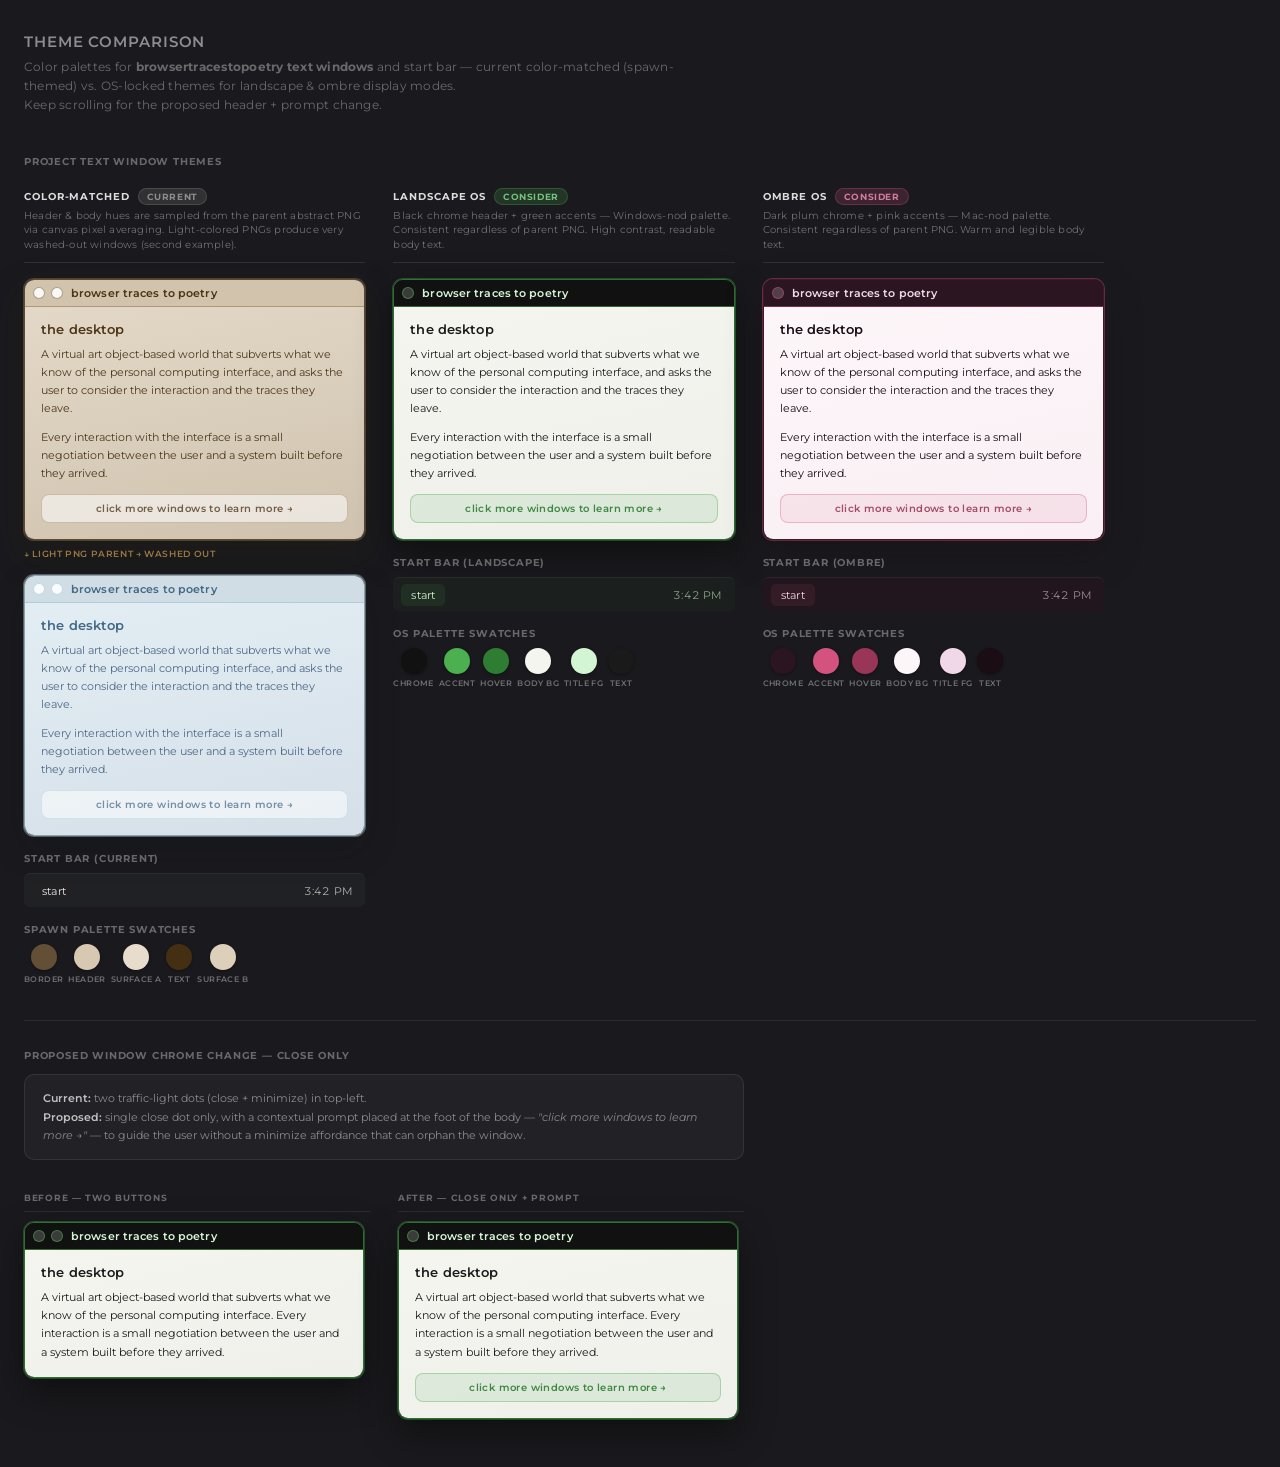
<file: theme-comparison.html>
<!DOCTYPE html>
<html lang="en">
<head>
<meta charset="UTF-8" />
<meta name="viewport" content="width=device-width, initial-scale=1.0" />
<title>Theme Comparison — Project Text Windows + Start Bar</title>
<link rel="preconnect" href="https://fonts.googleapis.com" />
<link rel="preconnect" href="https://fonts.gstatic.com" crossorigin />
<link href="https://fonts.googleapis.com/css2?family=Montserrat:wght@400;500;600;700&display=swap" rel="stylesheet" />
<style>
  * { box-sizing: border-box; margin: 0; padding: 0; }

  :root {
    --font-ui: "Montserrat", ui-sans-serif, system-ui, sans-serif;
  }

  body {
    font-family: var(--font-ui);
    background: #1a1a1e;
    color: #f0ede8;
    padding: 32px 24px 48px;
    min-height: 100vh;
  }

  h1 {
    font-size: 15px;
    font-weight: 600;
    letter-spacing: 0.06em;
    text-transform: uppercase;
    color: rgba(255,255,255,0.5);
    margin-bottom: 6px;
  }

  .subtitle {
    font-size: 12px;
    color: rgba(255,255,255,0.35);
    margin-bottom: 40px;
    letter-spacing: 0.02em;
    line-height: 1.6;
    max-width: 56em;
  }

  /* ─── Grid ──────────────────────────────────────────────── */
  .comparison-grid {
    display: grid;
    grid-template-columns: repeat(3, 1fr);
    gap: 28px;
    align-items: start;
    max-width: 1080px;
  }

  .column {
    display: flex;
    flex-direction: column;
    gap: 16px;
  }

  .column-label {
    font-size: 10px;
    font-weight: 700;
    letter-spacing: 0.09em;
    text-transform: uppercase;
    padding-bottom: 10px;
    border-bottom: 1px solid rgba(255,255,255,0.1);
    display: flex;
    flex-direction: column;
    gap: 4px;
  }

  .column-label__name {
    color: rgba(255,255,255,0.85);
  }

  .column-label__desc {
    font-weight: 400;
    font-size: 10px;
    color: rgba(255,255,255,0.38);
    text-transform: none;
    letter-spacing: 0.02em;
    line-height: 1.45;
  }

  /* ─── Window mock ───────────────────────────────────────── */
  .window-mock {
    border-radius: 10px;
    overflow: hidden;
    box-shadow: 0 16px 42px rgba(0,0,0,0.5);
  }

  .window-mock__header {
    display: flex;
    align-items: center;
    gap: 8px;
    padding: 6px 8px;
    user-select: none;
  }

  .window-mock__controls {
    display: flex;
    gap: 6px;
    flex-shrink: 0;
  }

  .window-mock__btn {
    width: 12px;
    height: 12px;
    border-radius: 999px;
    display: inline-block;
    flex-shrink: 0;
  }

  .window-mock__title {
    font-size: 11px;
    font-weight: 600;
    letter-spacing: 0.01em;
    text-transform: lowercase;
  }

  .window-mock__body {
    padding: 14px 16px 16px;
  }

  .window-mock__body p {
    font-size: 11px;
    line-height: 1.65;
    margin-bottom: 10px;
  }

  .window-mock__body p:last-child { margin-bottom: 0; }

  .window-mock__body h3 {
    font-size: 13px;
    font-weight: 600;
    letter-spacing: 0.01em;
    text-transform: lowercase;
    margin-bottom: 8px;
  }

  .window-mock__prompt {
    margin-top: 12px;
    padding: 7px 10px;
    border-radius: 8px;
    font-size: 10px;
    font-weight: 600;
    letter-spacing: 0.04em;
    text-align: center;
    text-transform: lowercase;
  }

  /* ─── Theme: Color-matched / spawn-themed ─────────────── */
  /* Simulated from a typical sandy/teal abstract PNG average */
  .window--spawn {
    border: 1px solid rgba(108,86,58, 0.82);
    box-shadow:
      0 0 0 1px rgba(160,130,88, 0.38),
      0 14px 36px rgba(40,28,12, 0.28);
  }

  .window--spawn .window-mock__header {
    background: rgba(225,210,185, 0.92);
    border-bottom: 1px solid rgba(148,118,72, 0.55);
  }

  .window--spawn .window-mock__title {
    color: rgba(72,48,18, 0.98);
  }

  .window--spawn .window-mock__btn {
    border: 1px solid rgba(108,86,58, 0.55);
    background: rgba(255,255,255,0.88);
  }

  .window--spawn .window-mock__body {
    background: linear-gradient(168deg,
      rgba(240,228,210, 0.94),
      rgba(232,218,195, 0.88)
    );
  }

  .window--spawn .window-mock__body h3 {
    color: rgba(72,48,18, 0.97);
  }

  .window--spawn .window-mock__body p {
    color: rgba(64,44,16, 0.92);
  }

  .window--spawn .window-mock__prompt {
    background: rgba(255,255,255,0.55);
    border: 1px solid rgba(148,118,72, 0.38);
    color: rgba(72,48,18, 0.75);
  }

  /* Pale variant — showing the "very light" problem with lighter PNGs */
  .window--spawn-pale {
    border: 1px solid rgba(168,192,202, 0.82);
    box-shadow:
      0 0 0 1px rgba(188,212,222, 0.38),
      0 14px 36px rgba(8,14,18, 0.16);
    margin-top: 0;
  }

  .window--spawn-pale .window-mock__header {
    background: rgba(224,238,246, 0.92);
    border-bottom: 1px solid rgba(148,192,212, 0.55);
  }

  .window--spawn-pale .window-mock__title {
    color: rgba(58,98,128, 0.95);
  }

  .window--spawn-pale .window-mock__btn {
    border: 1px solid rgba(148,192,212, 0.55);
    background: rgba(255,255,255,0.88);
  }

  .window--spawn-pale .window-mock__body {
    background: linear-gradient(168deg,
      rgba(235,246,252, 0.96),
      rgba(228,240,250, 0.92)
    );
  }

  .window--spawn-pale .window-mock__body h3 {
    color: rgba(58,98,128, 0.96);
  }

  .window--spawn-pale .window-mock__body p {
    color: rgba(60,88,120, 0.88);
  }

  .window--spawn-pale .window-mock__prompt {
    background: rgba(255,255,255,0.55);
    border: 1px solid rgba(148,192,212, 0.35);
    color: rgba(58,98,128, 0.68);
  }

  .pale-note {
    font-size: 9px;
    font-weight: 600;
    letter-spacing: 0.07em;
    text-transform: uppercase;
    color: rgba(255,200,100,0.55);
    margin-top: -8px;
  }

  /* ─── Theme: Landscape OS (black chrome / green accent) ── */
  .window--landscape {
    border: 1px solid rgba(46,125,50, 0.90);
    box-shadow:
      0 0 0 1px rgba(76,175,80, 0.35),
      0 14px 36px rgba(0,0,0, 0.42);
  }

  .window--landscape .window-mock__header {
    background: #111111;
    border-bottom: 1px solid rgba(76,175,80, 0.55);
  }

  .window--landscape .window-mock__title {
    color: #d4f5d4;
  }

  .window--landscape .window-mock__btn {
    border: 1px solid rgba(76,175,80, 0.55);
    background: rgba(255,255,255,0.18);
  }

  .window--landscape .window-mock__body {
    background: linear-gradient(168deg, #f5f5f0, #f0f0eb);
  }

  .window--landscape .window-mock__body h3 {
    color: #1a1a1a;
  }

  .window--landscape .window-mock__body p {
    color: #1a1a1a;
  }

  .window--landscape .window-mock__prompt {
    background: rgba(76,175,80, 0.12);
    border: 1px solid rgba(76,175,80, 0.38);
    color: rgba(46,125,50, 0.9);
  }

  /* ─── Theme: Ombre OS (plum chrome / pink accent) ──────── */
  .window--ombre {
    border: 1px solid rgba(74,21,40, 0.92);
    box-shadow:
      0 0 0 1px rgba(212,83,126, 0.38),
      0 14px 36px rgba(26,13,20, 0.44);
  }

  .window--ombre .window-mock__header {
    background: #2a1520;
    border-bottom: 1px solid rgba(212,83,126, 0.45);
  }

  .window--ombre .window-mock__title {
    color: #f0d8e8;
  }

  .window--ombre .window-mock__btn {
    border: 1px solid rgba(212,83,126, 0.5);
    background: rgba(255,255,255,0.18);
  }

  .window--ombre .window-mock__body {
    background: linear-gradient(168deg, #fdf6f9, #f9eff4);
  }

  .window--ombre .window-mock__body h3 {
    color: #1a0d14;
  }

  .window--ombre .window-mock__body p {
    color: #1a0d14;
  }

  .window--ombre .window-mock__prompt {
    background: rgba(212,83,126, 0.09);
    border: 1px solid rgba(212,83,126, 0.32);
    color: rgba(153,53,86, 0.88);
  }

  /* ─── Start bar mocks ───────────────────────────────────── */
  .section-label {
    font-size: 10px;
    font-weight: 700;
    letter-spacing: 0.08em;
    text-transform: uppercase;
    color: rgba(255,255,255,0.35);
    margin-bottom: 8px;
  }

  .startbar-mock {
    display: flex;
    align-items: center;
    gap: 8px;
    padding: 5px 8px;
    min-height: 34px;
    border-radius: 6px;
    border-top: 1px solid rgba(255,255,255,0.06);
  }

  .startbar-mock__btn {
    font-size: 11px;
    font-weight: 400;
    padding: 4px 10px;
    border-radius: 5px;
    letter-spacing: 0.02em;
  }

  .startbar-mock__spacer { flex: 1; }

  .startbar-mock__clock {
    font-size: 11px;
    font-variant-numeric: tabular-nums;
    letter-spacing: 0.02em;
    opacity: 0.88;
    padding-right: 4px;
  }

  /* Start bar — all three share the same dark frosted glass base */
  .startbar--base {
    background: rgba(38,40,42,0.5);
  }

  .startbar--base .startbar-mock__btn {
    background: rgba(43,34,34,0.08);
    color: rgba(245,245,242,0.94);
    border: 0;
  }

  .startbar--base .startbar-mock__clock {
    color: rgba(220,222,218,0.88);
  }

  /* Landscape tint — slight green tint to start btn */
  .startbar--landscape {
    background: rgba(30,38,32, 0.55);
  }

  .startbar--landscape .startbar-mock__btn {
    background: rgba(76,175,80, 0.1);
    color: #d4f5d4;
    border: 0;
  }

  .startbar--landscape .startbar-mock__clock {
    color: rgba(180,220,180,0.82);
  }

  /* Ombre tint — slight plum tint */
  .startbar--ombre {
    background: rgba(40,20,30, 0.55);
  }

  .startbar--ombre .startbar-mock__btn {
    background: rgba(212,83,126, 0.1);
    color: #f0d8e8;
    border: 0;
  }

  .startbar--ombre .startbar-mock__clock {
    color: rgba(220,180,200,0.82);
  }

  /* ─── Color swatch strips ───────────────────────────────── */
  .swatch-row {
    display: flex;
    gap: 5px;
    flex-wrap: wrap;
  }

  .swatch {
    display: flex;
    flex-direction: column;
    align-items: center;
    gap: 4px;
  }

  .swatch__dot {
    width: 26px;
    height: 26px;
    border-radius: 50%;
    box-shadow: 0 1px 3px rgba(0,0,0,0.35);
  }

  .swatch__label {
    font-size: 8px;
    font-weight: 600;
    letter-spacing: 0.05em;
    text-transform: uppercase;
    color: rgba(255,255,255,0.38);
    text-align: center;
    white-space: nowrap;
  }

  /* ─── Badge annotation ──────────────────────────────────── */
  .badge {
    display: inline-block;
    font-size: 9px;
    font-weight: 700;
    letter-spacing: 0.07em;
    text-transform: uppercase;
    padding: 2px 8px;
    border-radius: 999px;
  }

  .badge--current {
    background: rgba(255,255,255,0.1);
    color: rgba(255,255,255,0.45);
    border: 1px solid rgba(255,255,255,0.12);
  }

  .badge--consider {
    background: rgba(76,175,80,0.18);
    color: rgba(130,220,140,0.85);
    border: 1px solid rgba(76,175,80,0.28);
  }

  .badge--consider-pink {
    background: rgba(212,83,126,0.18);
    color: rgba(240,140,175,0.85);
    border: 1px solid rgba(212,83,126,0.28);
  }

  /* ─── Divider ───────────────────────────────────────────── */
  .divider {
    width: 100%;
    height: 1px;
    background: rgba(255,255,255,0.08);
    margin: 36px 0 28px;
  }

  /* ─── Note box ──────────────────────────────────────────── */
  .note {
    max-width: 720px;
    padding: 14px 18px;
    border-radius: 10px;
    background: rgba(255,255,255,0.04);
    border: 1px solid rgba(255,255,255,0.08);
    font-size: 11px;
    line-height: 1.7;
    color: rgba(255,255,255,0.48);
    margin-bottom: 32px;
  }

  .note strong {
    color: rgba(255,255,255,0.72);
    font-weight: 600;
  }

  /* ─── Changed design proposal ───────────────────────────── */
  .proposal-row {
    display: grid;
    grid-template-columns: 1fr 1fr;
    gap: 28px;
    max-width: 720px;
    margin-top: 4px;
  }

  .proposal-label {
    font-size: 9px;
    font-weight: 700;
    letter-spacing: 0.08em;
    text-transform: uppercase;
    color: rgba(255,255,255,0.35);
    margin-bottom: 10px;
    padding-bottom: 8px;
    border-bottom: 1px solid rgba(255,255,255,0.08);
  }
</style>
</head>
<body>

<h1>Theme Comparison</h1>
<p class="subtitle">
  Color palettes for <strong>browsertracestopoetry text windows</strong> and start bar —
  current color-matched (spawn-themed) vs. OS-locked themes for landscape &amp; ombre display modes.
  <br>Keep scrolling for the proposed header + prompt change.
</p>

<!-- ═══════════════════════════════════════════════════════════════════ SECTION 1 -->
<p class="section-label" style="margin-bottom:20px;">Project text window themes</p>

<div class="comparison-grid">

  <!-- ── Column 1: Color-matched (spawn) ── -->
  <div class="column">
    <div class="column-label">
      <span class="column-label__name">
        Color-matched &nbsp;<span class="badge badge--current">current</span>
      </span>
      <span class="column-label__desc">
        Header &amp; body hues are sampled from the parent abstract PNG via canvas pixel averaging.
        Light-colored PNGs produce very washed-out windows (second example).
      </span>
    </div>

    <!-- Sandy/warm PNG parent -->
    <div class="window-mock window--spawn">
      <div class="window-mock__header">
        <div class="window-mock__controls">
          <span class="window-mock__btn"></span>
          <span class="window-mock__btn"></span>
        </div>
        <span class="window-mock__title">browser traces to poetry</span>
      </div>
      <div class="window-mock__body">
        <h3>the desktop</h3>
        <p>A virtual art object-based world that subverts what we know of the personal computing interface, and asks the user to consider the interaction and the traces they leave.</p>
        <p>Every interaction with the interface is a small negotiation between the user and a system built before they arrived.</p>
        <div class="window-mock__prompt">click more windows to learn more →</div>
      </div>
    </div>

    <!-- Light/blue PNG parent — the "too pale" problem -->
    <p class="pale-note">↓ light PNG parent → washed out</p>
    <div class="window-mock window--spawn-pale">
      <div class="window-mock__header">
        <div class="window-mock__controls">
          <span class="window-mock__btn"></span>
          <span class="window-mock__btn"></span>
        </div>
        <span class="window-mock__title">browser traces to poetry</span>
      </div>
      <div class="window-mock__body">
        <h3>the desktop</h3>
        <p>A virtual art object-based world that subverts what we know of the personal computing interface, and asks the user to consider the interaction and the traces they leave.</p>
        <p>Every interaction with the interface is a small negotiation between the user and a system built before they arrived.</p>
        <div class="window-mock__prompt">click more windows to learn more →</div>
      </div>
    </div>

    <div>
      <p class="section-label">Start bar (current)</p>
      <div class="startbar-mock startbar--base">
        <span class="startbar-mock__btn">start</span>
        <span class="startbar-mock__spacer"></span>
        <span class="startbar-mock__clock">3:42 PM</span>
      </div>
    </div>

    <div>
      <p class="section-label" style="margin-bottom:8px;">Spawn palette swatches</p>
      <div class="swatch-row">
        <div class="swatch"><div class="swatch__dot" style="background:rgba(108,86,58,0.88)"></div><span class="swatch__label">border</span></div>
        <div class="swatch"><div class="swatch__dot" style="background:rgba(225,210,185,0.95)"></div><span class="swatch__label">header</span></div>
        <div class="swatch"><div class="swatch__dot" style="background:rgba(240,228,210,0.97)"></div><span class="swatch__label">surface a</span></div>
        <div class="swatch"><div class="swatch__dot" style="background:rgba(72,48,18,0.95)"></div><span class="swatch__label">text</span></div>
        <div class="swatch"><div class="swatch__dot" style="background:rgba(232,218,195,0.95)"></div><span class="swatch__label">surface b</span></div>
      </div>
    </div>
  </div>

  <!-- ── Column 2: Landscape OS (black/green) ── -->
  <div class="column">
    <div class="column-label">
      <span class="column-label__name">
        Landscape OS &nbsp;<span class="badge badge--consider">consider</span>
      </span>
      <span class="column-label__desc">
        Black chrome header + green accents — Windows-nod palette.
        Consistent regardless of parent PNG. High contrast, readable body text.
      </span>
    </div>

    <div class="window-mock window--landscape">
      <div class="window-mock__header">
        <div class="window-mock__controls">
          <span class="window-mock__btn"></span>
        </div>
        <span class="window-mock__title">browser traces to poetry</span>
      </div>
      <div class="window-mock__body">
        <h3>the desktop</h3>
        <p>A virtual art object-based world that subverts what we know of the personal computing interface, and asks the user to consider the interaction and the traces they leave.</p>
        <p>Every interaction with the interface is a small negotiation between the user and a system built before they arrived.</p>
        <div class="window-mock__prompt">click more windows to learn more →</div>
      </div>
    </div>

    <div>
      <p class="section-label">Start bar (landscape)</p>
      <div class="startbar-mock startbar--landscape">
        <span class="startbar-mock__btn">start</span>
        <span class="startbar-mock__spacer"></span>
        <span class="startbar-mock__clock">3:42 PM</span>
      </div>
    </div>

    <div>
      <p class="section-label" style="margin-bottom:8px;">OS palette swatches</p>
      <div class="swatch-row">
        <div class="swatch"><div class="swatch__dot" style="background:#111111"></div><span class="swatch__label">chrome</span></div>
        <div class="swatch"><div class="swatch__dot" style="background:#4caf50"></div><span class="swatch__label">accent</span></div>
        <div class="swatch"><div class="swatch__dot" style="background:#2e7d32"></div><span class="swatch__label">hover</span></div>
        <div class="swatch"><div class="swatch__dot" style="background:#f5f5f0"></div><span class="swatch__label">body bg</span></div>
        <div class="swatch"><div class="swatch__dot" style="background:#d4f5d4"></div><span class="swatch__label">title fg</span></div>
        <div class="swatch"><div class="swatch__dot" style="background:#1a1a1a"></div><span class="swatch__label">text</span></div>
      </div>
    </div>
  </div>

  <!-- ── Column 3: Ombre OS (plum/pink) ── -->
  <div class="column">
    <div class="column-label">
      <span class="column-label__name">
        Ombre OS &nbsp;<span class="badge badge--consider-pink">consider</span>
      </span>
      <span class="column-label__desc">
        Dark plum chrome + pink accents — Mac-nod palette.
        Consistent regardless of parent PNG. Warm and legible body text.
      </span>
    </div>

    <div class="window-mock window--ombre">
      <div class="window-mock__header">
        <div class="window-mock__controls">
          <span class="window-mock__btn"></span>
        </div>
        <span class="window-mock__title">browser traces to poetry</span>
      </div>
      <div class="window-mock__body">
        <h3>the desktop</h3>
        <p>A virtual art object-based world that subverts what we know of the personal computing interface, and asks the user to consider the interaction and the traces they leave.</p>
        <p>Every interaction with the interface is a small negotiation between the user and a system built before they arrived.</p>
        <div class="window-mock__prompt">click more windows to learn more →</div>
      </div>
    </div>

    <div>
      <p class="section-label">Start bar (ombre)</p>
      <div class="startbar-mock startbar--ombre">
        <span class="startbar-mock__btn">start</span>
        <span class="startbar-mock__spacer"></span>
        <span class="startbar-mock__clock">3:42 PM</span>
      </div>
    </div>

    <div>
      <p class="section-label" style="margin-bottom:8px;">OS palette swatches</p>
      <div class="swatch-row">
        <div class="swatch"><div class="swatch__dot" style="background:#2a1520"></div><span class="swatch__label">chrome</span></div>
        <div class="swatch"><div class="swatch__dot" style="background:#d4537e"></div><span class="swatch__label">accent</span></div>
        <div class="swatch"><div class="swatch__dot" style="background:#993556"></div><span class="swatch__label">hover</span></div>
        <div class="swatch"><div class="swatch__dot" style="background:#fdf6f9"></div><span class="swatch__label">body bg</span></div>
        <div class="swatch"><div class="swatch__dot" style="background:#f0d8e8"></div><span class="swatch__label">title fg</span></div>
        <div class="swatch"><div class="swatch__dot" style="background:#1a0d14"></div><span class="swatch__label">text</span></div>
      </div>
    </div>
  </div>

</div><!-- /comparison-grid -->

<div class="divider"></div>

<!-- ═══════════════════════════════════════════════════════════════════ SECTION 2 -->
<p class="section-label" style="margin-bottom:12px;">Proposed window chrome change — close only</p>

<div class="note">
  <strong>Current:</strong> two traffic-light dots (close + minimize) in top-left.<br>
  <strong>Proposed:</strong> single close dot only, with a contextual prompt placed at the foot of the body — <em>"click more windows to learn more →"</em> — to guide the user without a minimize affordance that can orphan the window.
</div>

<div class="proposal-row">
  <!-- Before -->
  <div>
    <p class="proposal-label">Before — two buttons</p>
    <div class="window-mock window--landscape" style="max-width:340px;">
      <div class="window-mock__header">
        <div class="window-mock__controls">
          <span class="window-mock__btn"></span>
          <span class="window-mock__btn"></span>
        </div>
        <span class="window-mock__title">browser traces to poetry</span>
      </div>
      <div class="window-mock__body">
        <h3>the desktop</h3>
        <p>A virtual art object-based world that subverts what we know of the personal computing interface. Every interaction is a small negotiation between the user and a system built before they arrived.</p>
      </div>
    </div>
  </div>

  <!-- After -->
  <div>
    <p class="proposal-label">After — close only + prompt</p>
    <div class="window-mock window--landscape" style="max-width:340px;">
      <div class="window-mock__header">
        <div class="window-mock__controls">
          <span class="window-mock__btn"></span>
        </div>
        <span class="window-mock__title">browser traces to poetry</span>
      </div>
      <div class="window-mock__body">
        <h3>the desktop</h3>
        <p>A virtual art object-based world that subverts what we know of the personal computing interface. Every interaction is a small negotiation between the user and a system built before they arrived.</p>
        <div class="window-mock__prompt">click more windows to learn more →</div>
      </div>
    </div>
  </div>
</div>

</body>
</html>
</file>
